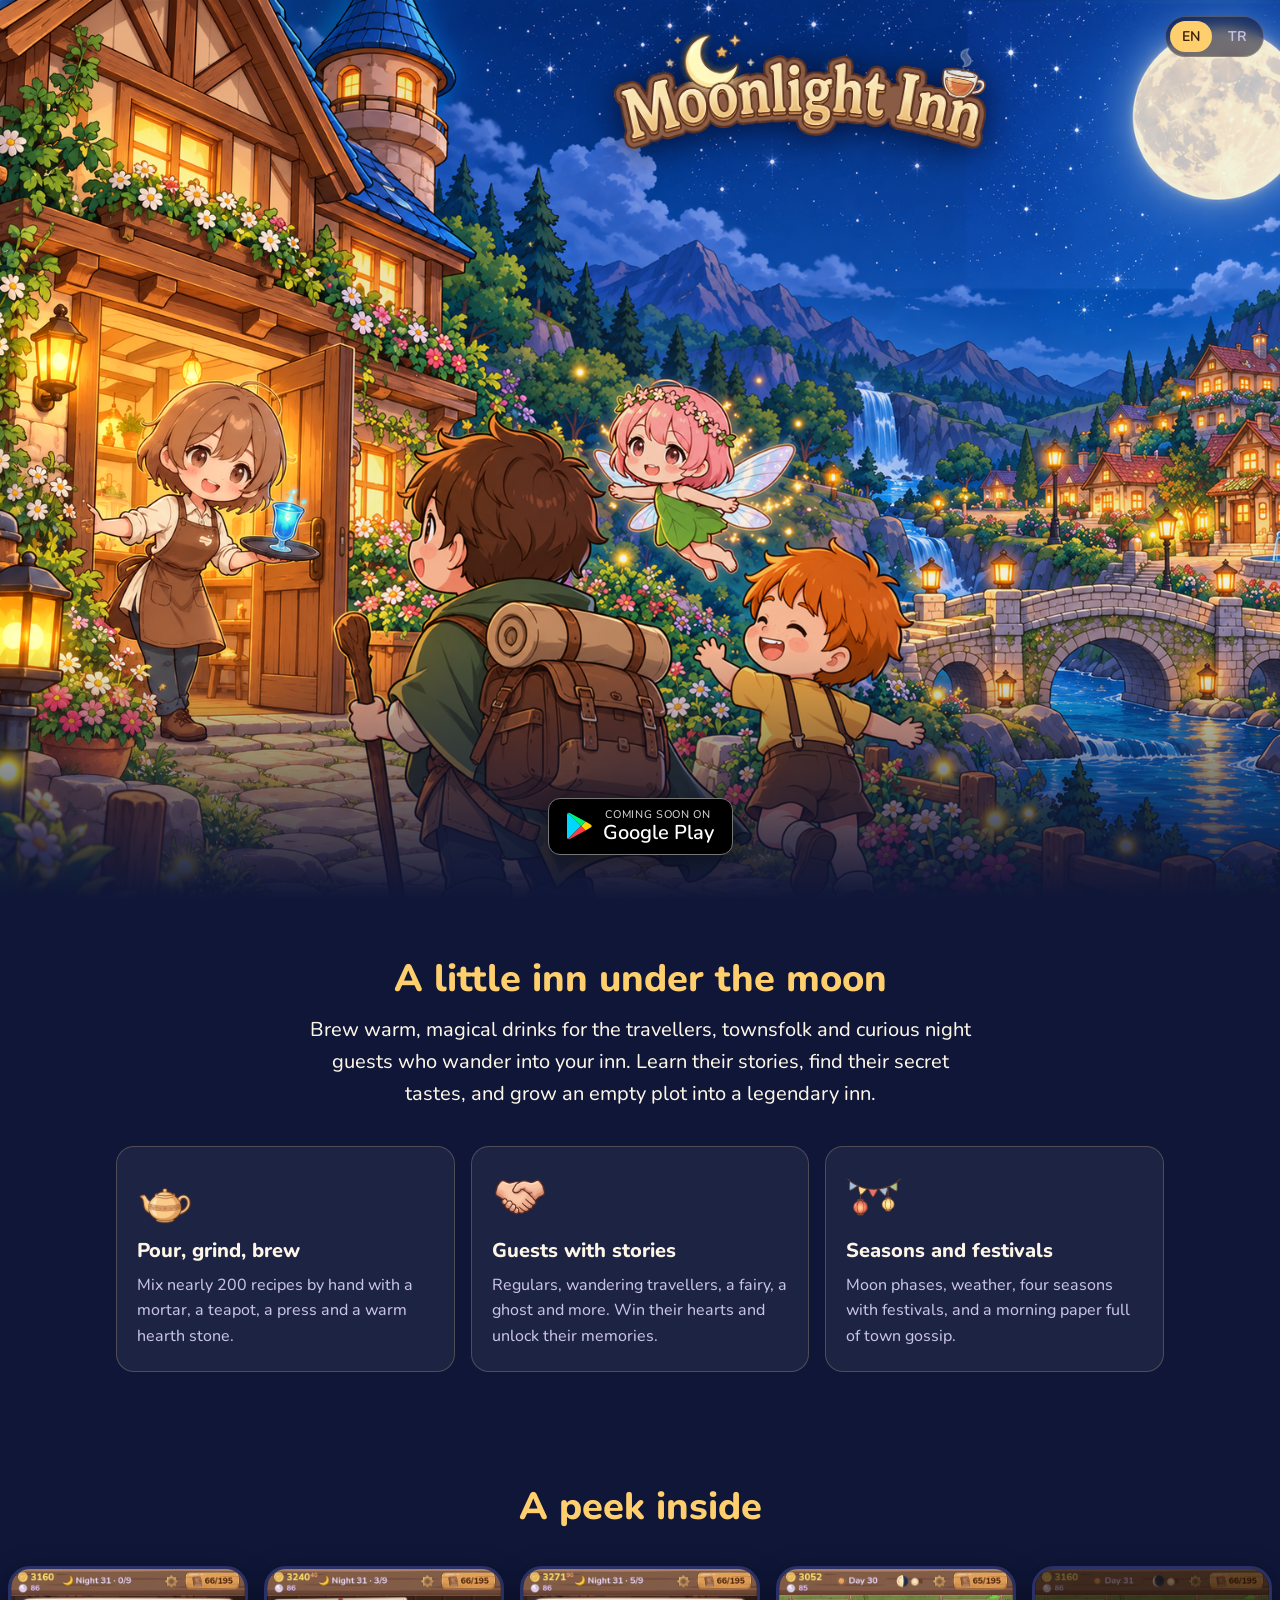
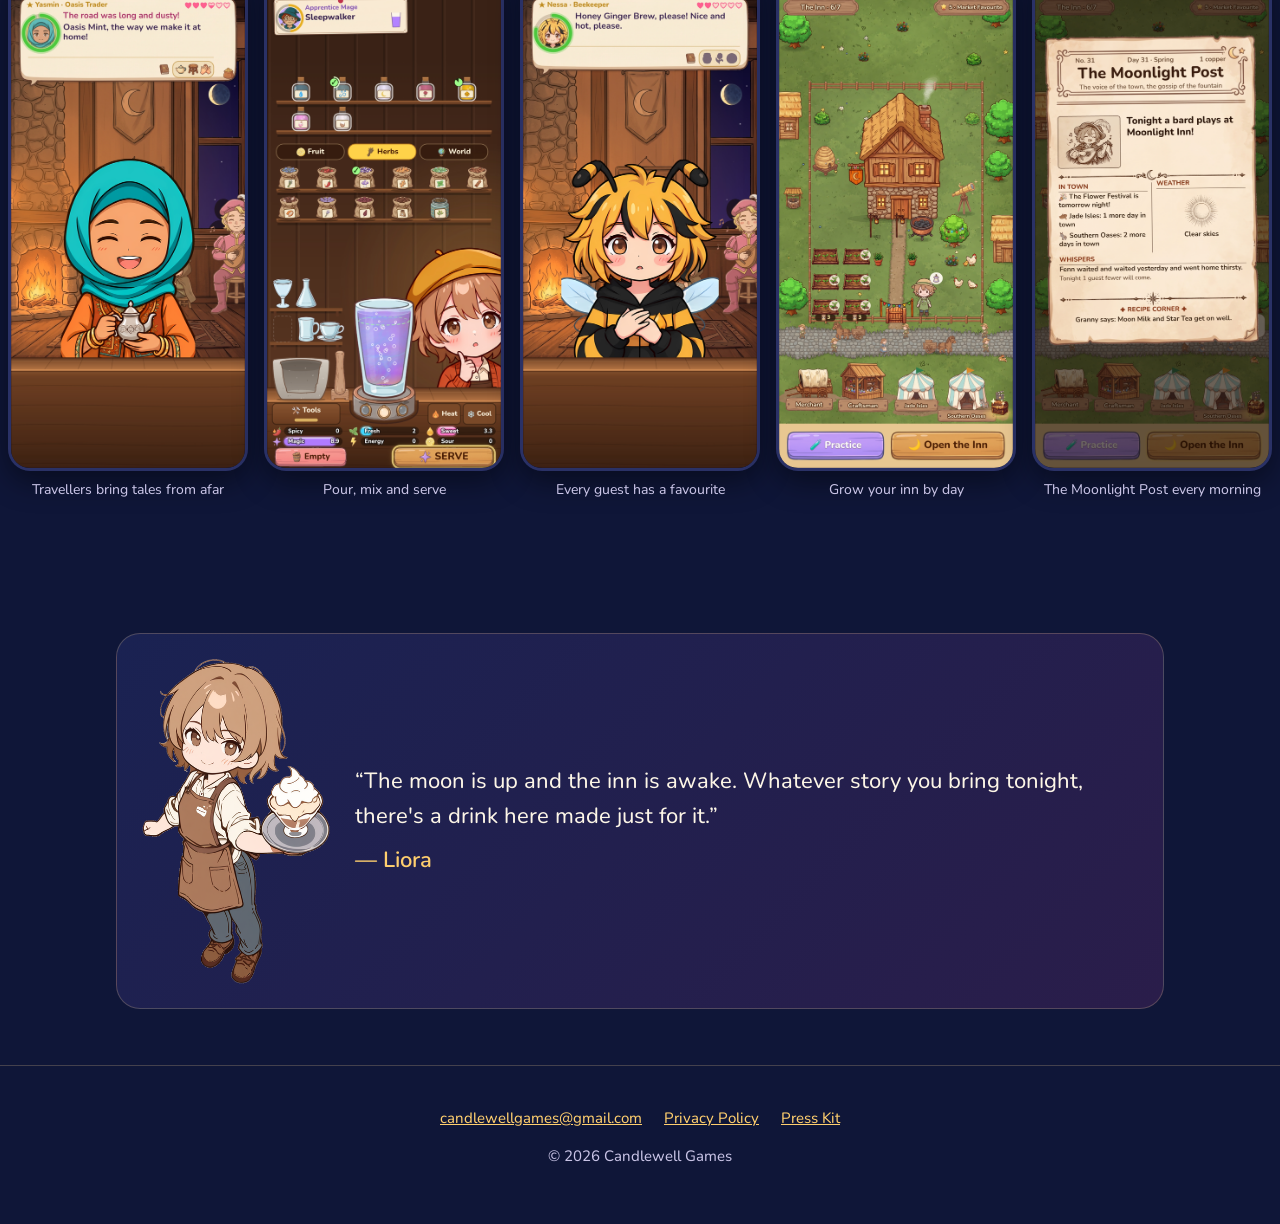
<file: index.html>
<!doctype html>
<html lang="en">
<head>
<meta charset="utf-8">
<meta name="viewport" content="width=device-width, initial-scale=1">
<title>Moonlight Inn – a cozy fantasy café game</title>
<meta name="description" content="Brew warm, magical drinks for travellers, townsfolk and curious night guests in your little inn under the moon. Coming soon to Google Play.">
<meta property="og:title" content="Moonlight Inn">
<meta property="og:description" content="A cozy fantasy café game by Candlewell Games. Coming soon to Google Play.">
<meta property="og:image" content="https://candlewellgames.com/img/share.png">
<meta property="og:url" content="https://candlewellgames.com/">
<meta name="twitter:card" content="summary_large_image">
<meta name="theme-color" content="#0f1638">
<link rel="icon" href="favicon.ico" sizes="any">
<link rel="icon" type="image/png" sizes="192x192" href="icon-192.png">
<link rel="apple-touch-icon" href="icon-180.png">
<link rel="stylesheet" href="fonts/fonts.css">
<style>
  :root { --night:#0f1638; --night2:#1a2252; --ink:#fdf6e7; --soft:#c9c4e6; --gold:#ffcf6e; --amber:#ff9f45; --card:rgba(255,255,255,.06); --line:rgba(255,220,150,.22); }
  * { box-sizing:border-box; }
  html { scroll-behavior:smooth; }
  body { margin:0; background:var(--night); color:var(--ink); font:450 17px/1.6 'Nunito',system-ui,sans-serif; overflow-x:hidden; }
  img { display:block; max-width:100%; height:auto; }
  a { color:var(--gold); }

  /* hero */
  .hero { position:relative; min-height:100svh; display:flex; flex-direction:column; justify-content:flex-start; overflow:hidden; }
  .hero picture, .hero picture img { position:absolute; inset:0; width:100%; height:100%; object-fit:cover; object-position:50% 50%; }
  .hero::after { content:""; position:absolute; inset:auto 0 0 0; height:28%; background:linear-gradient(to bottom,transparent,var(--night)); pointer-events:none; }
  .hero-top { position:relative; z-index:2; padding:clamp(16px,3vw,40px) clamp(16px,4vw,56px); max-width:min(37vw,720px); margin-left:auto; margin-right:19vw; padding-top:clamp(16px,2.5vw,40px); }
  .logo { width:100%; filter:drop-shadow(0 4px 18px rgba(0,0,20,.7)); }
  .lang { position:absolute; z-index:3; top:16px; right:16px; display:flex; gap:4px; background:rgba(10,14,40,.55); border:1px solid var(--line); border-radius:999px; padding:4px; backdrop-filter:blur(6px); }
  .lang button { font:650 14px 'Nunito',sans-serif; color:var(--soft); background:none; border:0; border-radius:999px; padding:6px 12px; cursor:pointer; }
  .lang button.on { background:var(--gold); color:#3a2208; }
  .hero-cta { position:absolute; z-index:2; left:0; right:0; bottom:clamp(24px,5vh,56px); text-align:center; padding:0 16px; }
  .badge { display:inline-flex; align-items:center; gap:10px; background:#000; color:#fff; border:1px solid #777; border-radius:12px; padding:10px 18px; text-decoration:none; box-shadow:0 6px 24px rgba(0,0,0,.5); }
  .badge svg { width:26px; height:28px; }
  .badge small { display:block; font-size:11px; letter-spacing:.06em; text-transform:uppercase; opacity:.85; line-height:1.1; }
  .badge b { display:block; font-size:20px; font-weight:600; line-height:1.15; }

  /* fireflies */
  .flies { position:absolute; inset:0; z-index:1; pointer-events:none; }
  .flies i { position:absolute; width:6px; height:6px; border-radius:50%; background:#fff6b0; box-shadow:0 0 10px 3px rgba(255,220,120,.75); opacity:0; animation:fly 9s ease-in-out infinite; }
  @keyframes fly { 0%{opacity:0;transform:translate(0,0)} 20%{opacity:.9} 50%{transform:translate(30px,-40px)} 80%{opacity:.8} 100%{opacity:0;transform:translate(-20px,-90px)} }
  @media (prefers-reduced-motion:reduce) { .flies { display:none; } html { scroll-behavior:auto; } }

  /* sections */
  section { max-width:1080px; margin:0 auto; padding:56px 16px; }
  h2 { font-weight:800; font-size:clamp(26px,4vw,38px); line-height:1.2; margin:0 0 12px; color:var(--gold); text-align:center; }
  .lead { text-align:center; max-width:680px; margin:0 auto; font-size:clamp(17px,2.2vw,20px); color:var(--ink); }
  .features { display:grid; grid-template-columns:repeat(auto-fit,minmax(230px,1fr)); gap:16px; margin-top:36px; }
  .feat { background:var(--card); border:1px solid var(--line); border-radius:18px; padding:22px 20px; }
  .feat .ic { width:56px; height:56px; object-fit:contain; }
  .feat h3 { margin:10px 0 6px; font-weight:800; font-size:20px; }
  .feat p { margin:0; color:var(--soft); font-size:16px; }

  .shots { display:flex; gap:16px; overflow-x:auto; scroll-snap-type:x mandatory; padding:8px 4px 20px; margin-top:28px; }
  .shots figure { flex:0 0 min(62vw,240px); margin:0; scroll-snap-align:center; }
  .shots img { border-radius:22px; border:3px solid #2a3166; box-shadow:0 10px 30px rgba(0,0,0,.45); }
  .shots figcaption { text-align:center; color:var(--soft); font-size:14px; margin-top:8px; }
  @media (min-width:1000px) { .shots { justify-content:center; overflow:visible; } }

  .liora { display:grid; grid-template-columns:auto 1fr; gap:24px; align-items:center; background:linear-gradient(135deg,var(--night2),#2a1d4a); border:1px solid var(--line); border-radius:24px; padding:24px; }
  .liora img { width:min(36vw,190px); }
  .liora blockquote { margin:0; font-size:clamp(18px,2.4vw,22px); }
  .liora cite { display:block; margin-top:8px; color:var(--gold); font-style:normal; font-weight:600; }

  footer { text-align:center; padding:40px 16px 56px; color:var(--soft); font-size:15px; border-top:1px solid var(--line); }
  footer nav { display:flex; flex-wrap:wrap; justify-content:center; gap:8px 22px; margin-bottom:14px; }

  @media (max-width:700px) {
    .hero-top { max-width:none; text-align:center; padding-top:56px; }
    .logo { width:min(88vw,420px); margin:0 auto; }
    .liora { grid-template-columns:1fr; text-align:center; }
    .liora img { margin:0 auto; }
  }
  html:not([lang="tr"]) [data-l="tr"], html[lang="tr"] [data-l="en"] { display:none !important; }
</style>
</head>
<body>

<header class="hero">
  <picture>
    <source media="(max-aspect-ratio: 4/5)" srcset="img/hero_phone.webp">
    <img src="img/hero.webp" alt="Liora welcomes a traveller, a child and a fairy to the glowing inn under a full moon" fetchpriority="high">
  </picture>
  <div class="flies" aria-hidden="true"></div>
  <div class="lang" role="group" aria-label="Language">
    <button type="button" data-set="en">EN</button><button type="button" data-set="tr">TR</button>
  </div>
  <div class="hero-top"><img class="logo" src="logo.png" alt="Moonlight Inn"></div>
  <div class="hero-cta">
    <span class="badge" aria-label="Coming soon on Google Play">
      <svg viewBox="0 0 26 28" aria-hidden="true"><path fill="#00d7fe" d="M1 1l13 13L1 27c-.6-.3-1-1-1-1.8V2.8C0 2 .4 1.3 1 1z"/><path fill="#ffce00" d="M18.5 9.6L14 14l4.5 4.4 5.1-2.9c1.5-.9 1.5-2.2 0-3z"/><path fill="#ff3a44" d="M14 14L1 27c.5.3 1.2.3 1.9-.1l15.6-8.5z"/><path fill="#00f076" d="M14 14L18.5 9.6 2.9 1.1C2.2.7 1.5.7 1 1z"/></svg>
      <span><small data-l="en">Coming soon on</small><small data-l="tr">Yakında</small><b>Google Play</b></span>
    </span>
  </div>
</header>

<main>
<section>
  <h2 data-l="en">A little inn under the moon</h2>
  <h2 data-l="tr">Ay ışığında küçük bir han</h2>
  <p class="lead" data-l="en">Brew warm, magical drinks for the travellers, townsfolk and curious night guests who wander into your inn. Learn their stories, find their secret tastes, and grow an empty plot into a legendary inn.</p>
  <p class="lead" data-l="tr">Hanına uğrayan yolculara, kasabalılara ve meraklı gece misafirlerine sıcacık, büyülü içecekler hazırla. Hikâyelerini dinle, gizli zevklerini bul, boş bir arsayı efsanevi bir hana dönüştür.</p>

  <div class="features">
    <div class="feat"><img class="ic" src="img/ui/tool_teapot.png" alt="">
      <h3 data-l="en">Pour, grind, brew</h3><h3 data-l="tr">Dök, döv, demle</h3>
      <p data-l="en">Mix nearly 200 recipes by hand with a mortar, a teapot, a press and a warm hearth stone.</p>
      <p data-l="tr">Havan, demlik, sıkacak ve ocak taşıyla 200'e yakın tarifi elinle hazırla.</p></div>
    <div class="feat"><img class="ic" src="img/ui/handshake.png" alt="">
      <h3 data-l="en">Guests with stories</h3><h3 data-l="tr">Hikâyeli misafirler</h3>
      <p data-l="en">Regulars, wandering travellers, a fairy, a ghost and more. Win their hearts and unlock their memories.</p>
      <p data-l="tr">Müdavimler, gezginler, bir peri, bir hayalet ve dahası. Kalplerini kazan, anılarını aç.</p></div>
    <div class="feat"><img class="ic" src="img/ui/festival.png" alt="">
      <h3 data-l="en">Seasons and festivals</h3><h3 data-l="tr">Mevsimler ve şenlikler</h3>
      <p data-l="en">Moon phases, weather, four seasons with festivals, and a morning paper full of town gossip.</p>
      <p data-l="tr">Ay evreleri, hava, şenlikli dört mevsim ve kasaba dedikodusuyla dolu bir sabah gazetesi.</p></div>
  </div>
</section>

<section id="shots" hidden>
  <h2 data-l="en">A peek inside</h2><h2 data-l="tr">İçeriden bir bakış</h2>
  <div class="shots"></div>
</section>

<section>
  <div class="liora">
    <img src="liora.png" alt="Liora">
    <blockquote>
      <span data-l="en">“The moon is up and the inn is awake. Whatever story you bring tonight, there's a drink here made just for it.”</span>
      <span data-l="tr">“Ay doğdu, han uyandı. Bu gece hangi hikâyeyle gelirsen gel, burada sana göre bir içecek mutlaka var.”</span>
      <cite>— Liora</cite>
    </blockquote>
  </div>
</section>
</main>

<footer>
  <nav>
    <a href="mailto:candlewellgames@gmail.com">candlewellgames@gmail.com</a>
    <a href="privacy/"><span data-l="en">Privacy Policy</span><span data-l="tr">Gizlilik Politikası</span></a>
    <a href="press/"><span data-l="en">Press Kit</span><span data-l="tr">Basın Kiti</span></a>
  </nav>
  © 2026 Candlewell Games
</footer>

<script>
  // screenshots (shown only when files exist in the list)
  var SHOTS = [['shot_yasmin.webp','Travellers bring tales from afar','Gezginler uzaklardan hikâye getirir'],['shot_counter.webp','Pour, mix and serve','Dök, karıştır, servis et'],['shot_nessa.webp','Every guest has a favourite','Her misafirin bir sevdiği var'],['shot_map.webp','Grow your inn by day','Gündüz hanını büyüt'],['shot_paper.webp','The Moonlight Post every morning','Her sabah Ay Işığı Postası']];
  if (SHOTS.length) {
    var box = document.querySelector('.shots');
    SHOTS.forEach(function (s) {
      var f = document.createElement('figure');
      f.innerHTML = '<img loading="lazy" src="img/' + s[0] + '" alt="' + s[1] + '"><figcaption data-l="en">' + s[1] + '</figcaption><figcaption data-l="tr">' + s[2] + '</figcaption>';
      box.appendChild(f);
    });
    document.getElementById('shots').hidden = false;
  }
  // fireflies
  var flies = document.querySelector('.flies');
  for (var i = 0; i < 18; i++) {
    var f = document.createElement('i');
    f.style.left = (Math.random() * 100) + '%';
    f.style.top = (35 + Math.random() * 60) + '%';
    f.style.animationDelay = (Math.random() * 9) + 's';
    f.style.animationDuration = (7 + Math.random() * 6) + 's';
    flies.appendChild(f);
  }
  // language
  function setLang(l) {
    document.documentElement.lang = l;
    document.querySelectorAll('.lang button').forEach(function (b) { b.classList.toggle('on', b.dataset.set === l); });
    try { localStorage.setItem('lang', l); } catch (e) {}
  }
  var saved; try { saved = localStorage.getItem('lang'); } catch (e) {}
  setLang(saved || ((navigator.language || '').toLowerCase().indexOf('tr') === 0 ? 'tr' : 'en'));
  document.querySelectorAll('.lang button').forEach(function (b) { b.onclick = function () { setLang(b.dataset.set); }; });
</script>
</body>
</html>
</file>
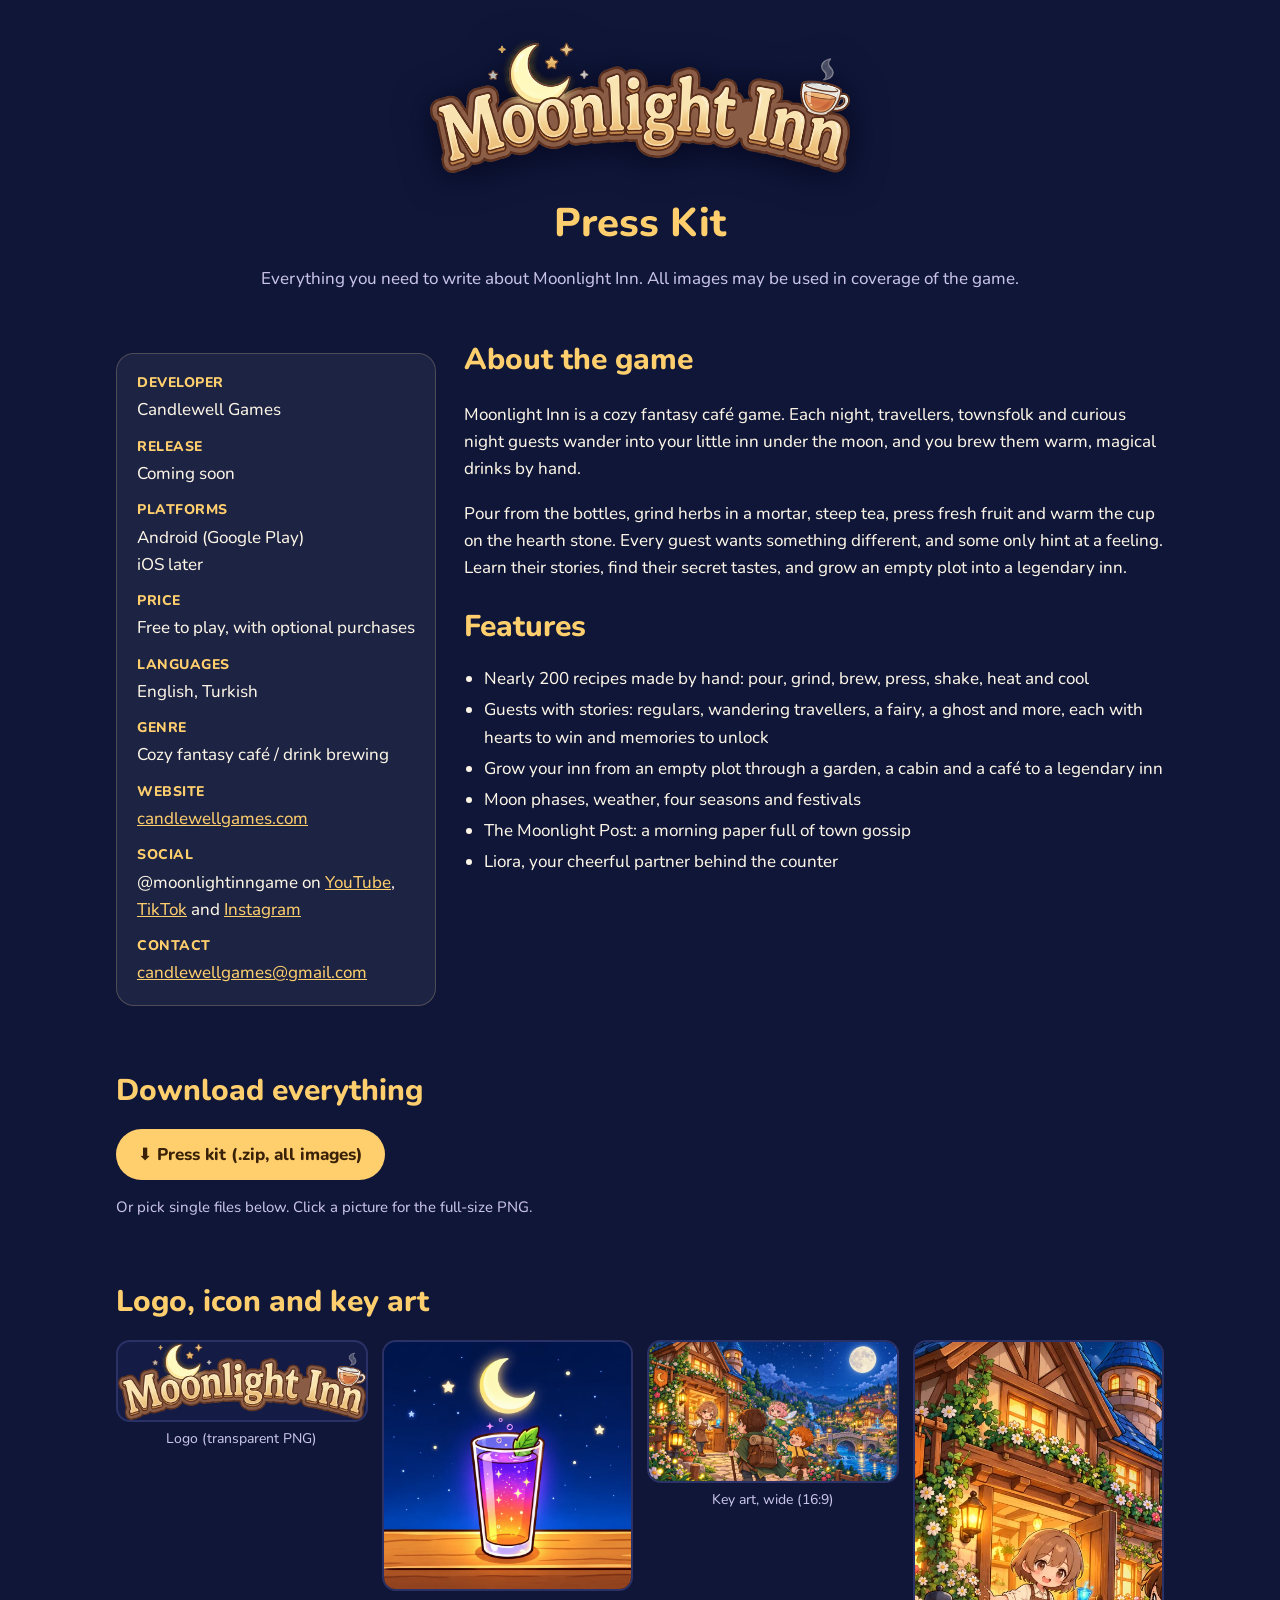
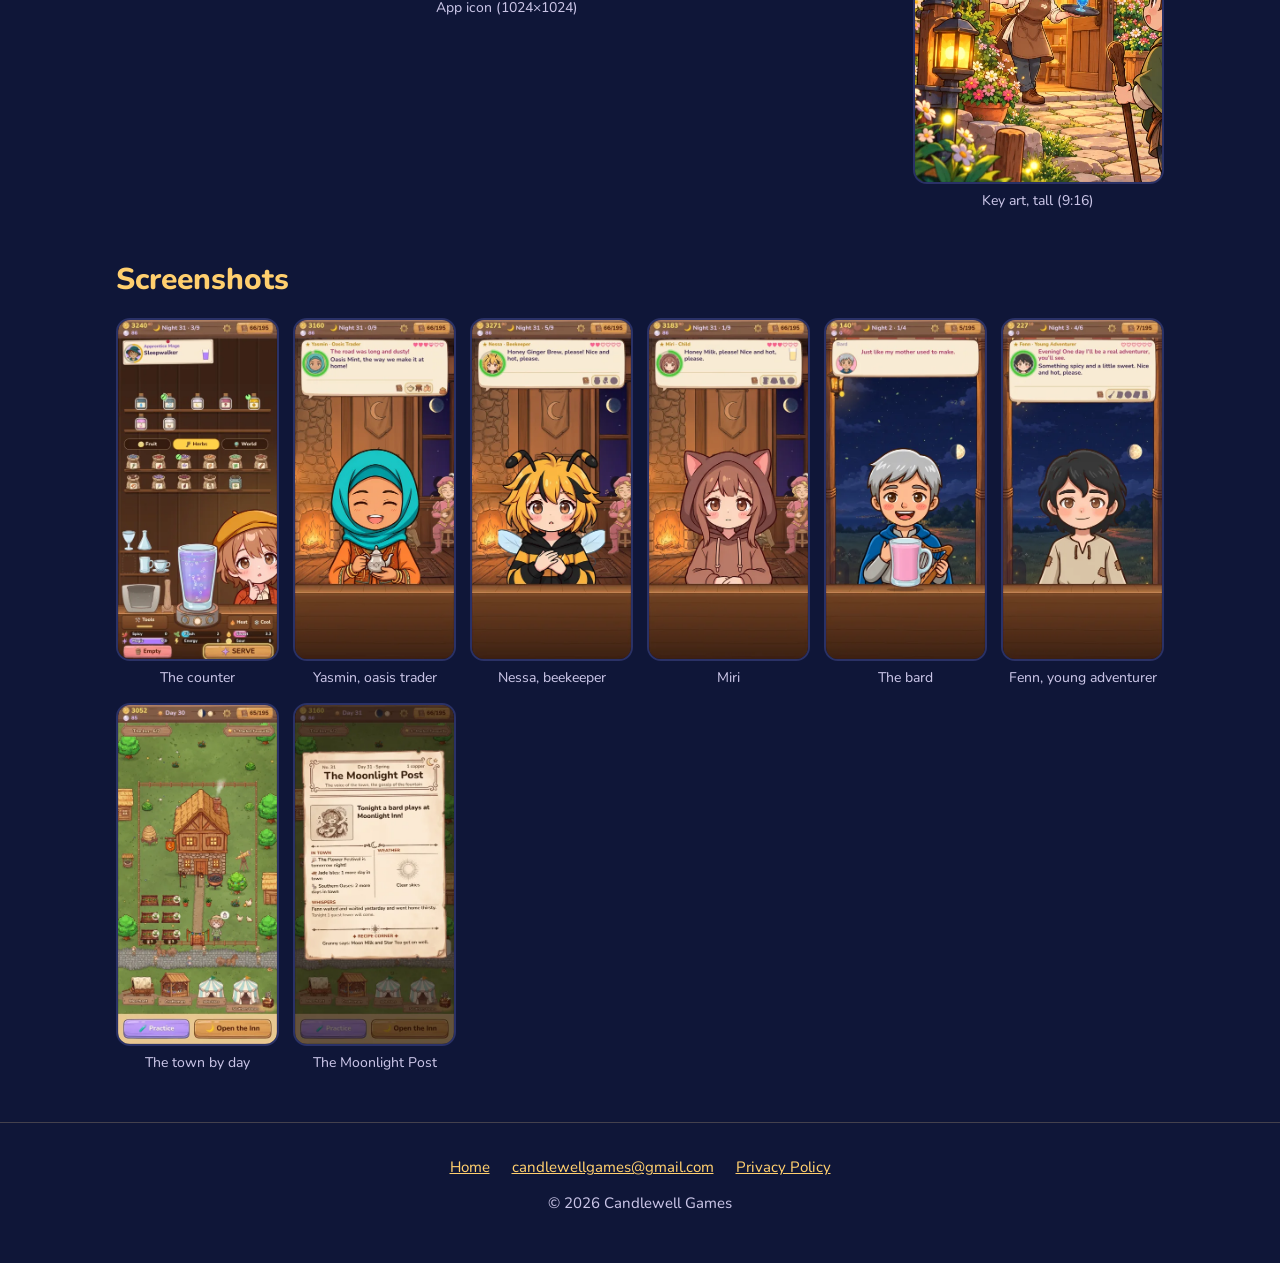
<file: press/index.html>
<!doctype html>
<html lang="en">
<head>
<meta charset="utf-8">
<meta name="viewport" content="width=device-width, initial-scale=1">
<title>Moonlight Inn – Press Kit</title>
<meta name="description" content="Press kit for Moonlight Inn, a cozy fantasy café game by Candlewell Games: fact sheet, description, logo, key art and screenshots.">
<meta property="og:title" content="Moonlight Inn – Press Kit">
<meta property="og:image" content="https://candlewellgames.com/img/share.png">
<meta name="theme-color" content="#0f1638">
<link rel="icon" href="../favicon.ico" sizes="any">
<link rel="icon" type="image/png" sizes="192x192" href="../icon-192.png">
<link rel="apple-touch-icon" href="../icon-180.png">
<link rel="stylesheet" href="../fonts/fonts.css">
<style>
  :root { --night:#0f1638; --night2:#1a2252; --ink:#fdf6e7; --soft:#c9c4e6; --gold:#ffcf6e; --card:rgba(255,255,255,.06); --line:rgba(255,220,150,.22); }
  * { box-sizing:border-box; }
  body { margin:0; background:var(--night); color:var(--ink); font:450 17px/1.6 'Nunito',system-ui,sans-serif; overflow-x:hidden; }
  img { display:block; max-width:100%; height:auto; }
  a { color:var(--gold); }
  header { text-align:center; padding:40px 16px 8px; }
  header .logo { width:min(80vw,420px); margin:0 auto; filter:drop-shadow(0 4px 18px rgba(0,0,20,.7)); }
  header p { color:var(--soft); margin:10px 0 0; }
  main { max-width:1080px; margin:0 auto; padding:0 16px 40px; }
  section { padding:36px 0 8px; }
  h1 { font-weight:800; font-size:clamp(28px,4.4vw,40px); color:var(--gold); text-align:center; margin:18px 0 0; }
  h2 { font-weight:800; font-size:clamp(22px,3.2vw,30px); color:var(--gold); margin:0 0 14px; }
  .cols { display:grid; grid-template-columns:minmax(0,320px) minmax(0,1fr); gap:28px; align-items:start; }
  .facts { background:var(--card); border:1px solid var(--line); border-radius:18px; padding:18px 20px; }
  .facts dt { font-weight:800; color:var(--gold); font-size:14px; letter-spacing:.04em; text-transform:uppercase; margin-top:12px; }
  .facts dt:first-child { margin-top:0; }
  .facts dd { margin:2px 0 0; }
  ul { padding-left:20px; margin:8px 0 0; }
  li { margin:4px 0; }
  .btn { display:inline-flex; align-items:center; gap:8px; background:var(--gold); color:#3a2208; font-weight:800; text-decoration:none; border-radius:999px; padding:12px 22px; }
  .grid { display:grid; grid-template-columns:repeat(auto-fill,minmax(150px,1fr)); gap:14px; }
  .grid.wide { grid-template-columns:repeat(auto-fill,minmax(240px,1fr)); }
  .grid a { display:block; text-decoration:none; color:var(--soft); font-size:14px; text-align:center; }
  .grid img { border-radius:14px; border:2px solid #2a3166; background:#141b45; margin-bottom:6px; width:100%; }
  .grid.wide img { aspect-ratio:auto; }
  .note { color:var(--soft); font-size:15px; }
  footer { text-align:center; padding:32px 16px 48px; color:var(--soft); font-size:15px; border-top:1px solid var(--line); }
  footer nav { display:flex; flex-wrap:wrap; justify-content:center; gap:8px 22px; margin-bottom:12px; }
  @media (max-width:760px) { .cols { grid-template-columns:1fr; } }
</style>
</head>
<body>
<header>
  <a href="../"><img class="logo" src="../logo.png" alt="Moonlight Inn"></a>
  <h1>Press Kit</h1>
  <p>Everything you need to write about Moonlight Inn. All images may be used in coverage of the game.</p>
</header>

<main>
<section class="cols">
  <dl class="facts">
    <dt>Developer</dt><dd>Candlewell Games</dd>
    <dt>Release</dt><dd>Coming soon</dd>
    <dt>Platforms</dt><dd>Android (Google Play)<br>iOS later</dd>
    <dt>Price</dt><dd>Free to play, with optional purchases</dd>
    <dt>Languages</dt><dd>English, Turkish</dd>
    <dt>Genre</dt><dd>Cozy fantasy café / drink brewing</dd>
    <dt>Website</dt><dd><a href="https://candlewellgames.com">candlewellgames.com</a></dd>
    <dt>Social</dt><dd>@moonlightinngame on <a href="https://www.youtube.com/@moonlightinngame">YouTube</a>, <a href="https://www.tiktok.com/@moonlightinngame">TikTok</a> and <a href="https://www.instagram.com/moonlightinngame">Instagram</a></dd>
    <dt>Contact</dt><dd><a href="mailto:candlewellgames@gmail.com">candlewellgames@gmail.com</a></dd>
  </dl>
  <div>
    <h2>About the game</h2>
    <p>Moonlight Inn is a cozy fantasy café game. Each night, travellers, townsfolk and curious night guests wander into your little inn under the moon, and you brew them warm, magical drinks by hand.</p>
    <p>Pour from the bottles, grind herbs in a mortar, steep tea, press fresh fruit and warm the cup on the hearth stone. Every guest wants something different, and some only hint at a feeling. Learn their stories, find their secret tastes, and grow an empty plot into a legendary inn.</p>
    <h2 style="margin-top:22px">Features</h2>
    <ul>
      <li>Nearly 200 recipes made by hand: pour, grind, brew, press, shake, heat and cool</li>
      <li>Guests with stories: regulars, wandering travellers, a fairy, a ghost and more, each with hearts to win and memories to unlock</li>
      <li>Grow your inn from an empty plot through a garden, a cabin and a café to a legendary inn</li>
      <li>Moon phases, weather, four seasons and festivals</li>
      <li>The Moonlight Post: a morning paper full of town gossip</li>
      <li>Liora, your cheerful partner behind the counter</li>
    </ul>
  </div>
</section>

<section>
  <h2>Download everything</h2>
  <a class="btn" href="files/moonlight-inn_presskit.zip" download>⬇ Press kit (.zip, all images)</a>
  <p class="note">Or pick single files below. Click a picture for the full-size PNG.</p>
</section>

<section>
  <h2>Logo, icon and key art</h2>
  <div class="grid wide">
    <a href="files/moonlight-inn_logo.png" download><img src="thumb/logo.webp" alt="Moonlight Inn logo" loading="lazy">Logo (transparent PNG)</a>
    <a href="files/moonlight-inn_icon_1024.png" download><img src="thumb/icon_1024.webp" alt="App icon" loading="lazy">App icon (1024×1024)</a>
    <a href="files/moonlight-inn_keyart_16x9.png" download><img src="thumb/keyart_16x9.webp" alt="Key art, wide" loading="lazy">Key art, wide (16:9)</a>
    <a href="files/moonlight-inn_keyart_9x16.png" download><img src="thumb/keyart_9x16.webp" alt="Key art, tall" loading="lazy">Key art, tall (9:16)</a>
  </div>
</section>

<section>
  <h2>Screenshots</h2>
  <div class="grid">
    <a href="files/moonlight-inn_screenshot_counter.png" download><img src="thumb/counter.webp" alt="Brewing at the counter" loading="lazy">The counter</a>
    <a href="files/moonlight-inn_screenshot_yasmin.png" download><img src="thumb/yasmin.webp" alt="Yasmin, an oasis trader" loading="lazy">Yasmin, oasis trader</a>
    <a href="files/moonlight-inn_screenshot_nessa.png" download><img src="thumb/nessa.webp" alt="Nessa, a beekeeper" loading="lazy">Nessa, beekeeper</a>
    <a href="files/moonlight-inn_screenshot_miri.png" download><img src="thumb/miri.webp" alt="Miri" loading="lazy">Miri</a>
    <a href="files/moonlight-inn_screenshot_bard.png" download><img src="thumb/bard.webp" alt="The bard" loading="lazy">The bard</a>
    <a href="files/moonlight-inn_screenshot_fenn.png" download><img src="thumb/fenn.webp" alt="Fenn, a young adventurer" loading="lazy">Fenn, young adventurer</a>
    <a href="files/moonlight-inn_screenshot_map.png" download><img src="thumb/map.webp" alt="The day map" loading="lazy">The town by day</a>
    <a href="files/moonlight-inn_screenshot_paper.png" download><img src="thumb/paper.webp" alt="The Moonlight Post" loading="lazy">The Moonlight Post</a>
  </div>
</section>
</main>

<footer>
  <nav>
    <a href="../">Home</a>
    <a href="mailto:candlewellgames@gmail.com">candlewellgames@gmail.com</a>
    <a href="../privacy/">Privacy Policy</a>
  </nav>
  © 2026 Candlewell Games
</footer>
</body>
</html>
</file>
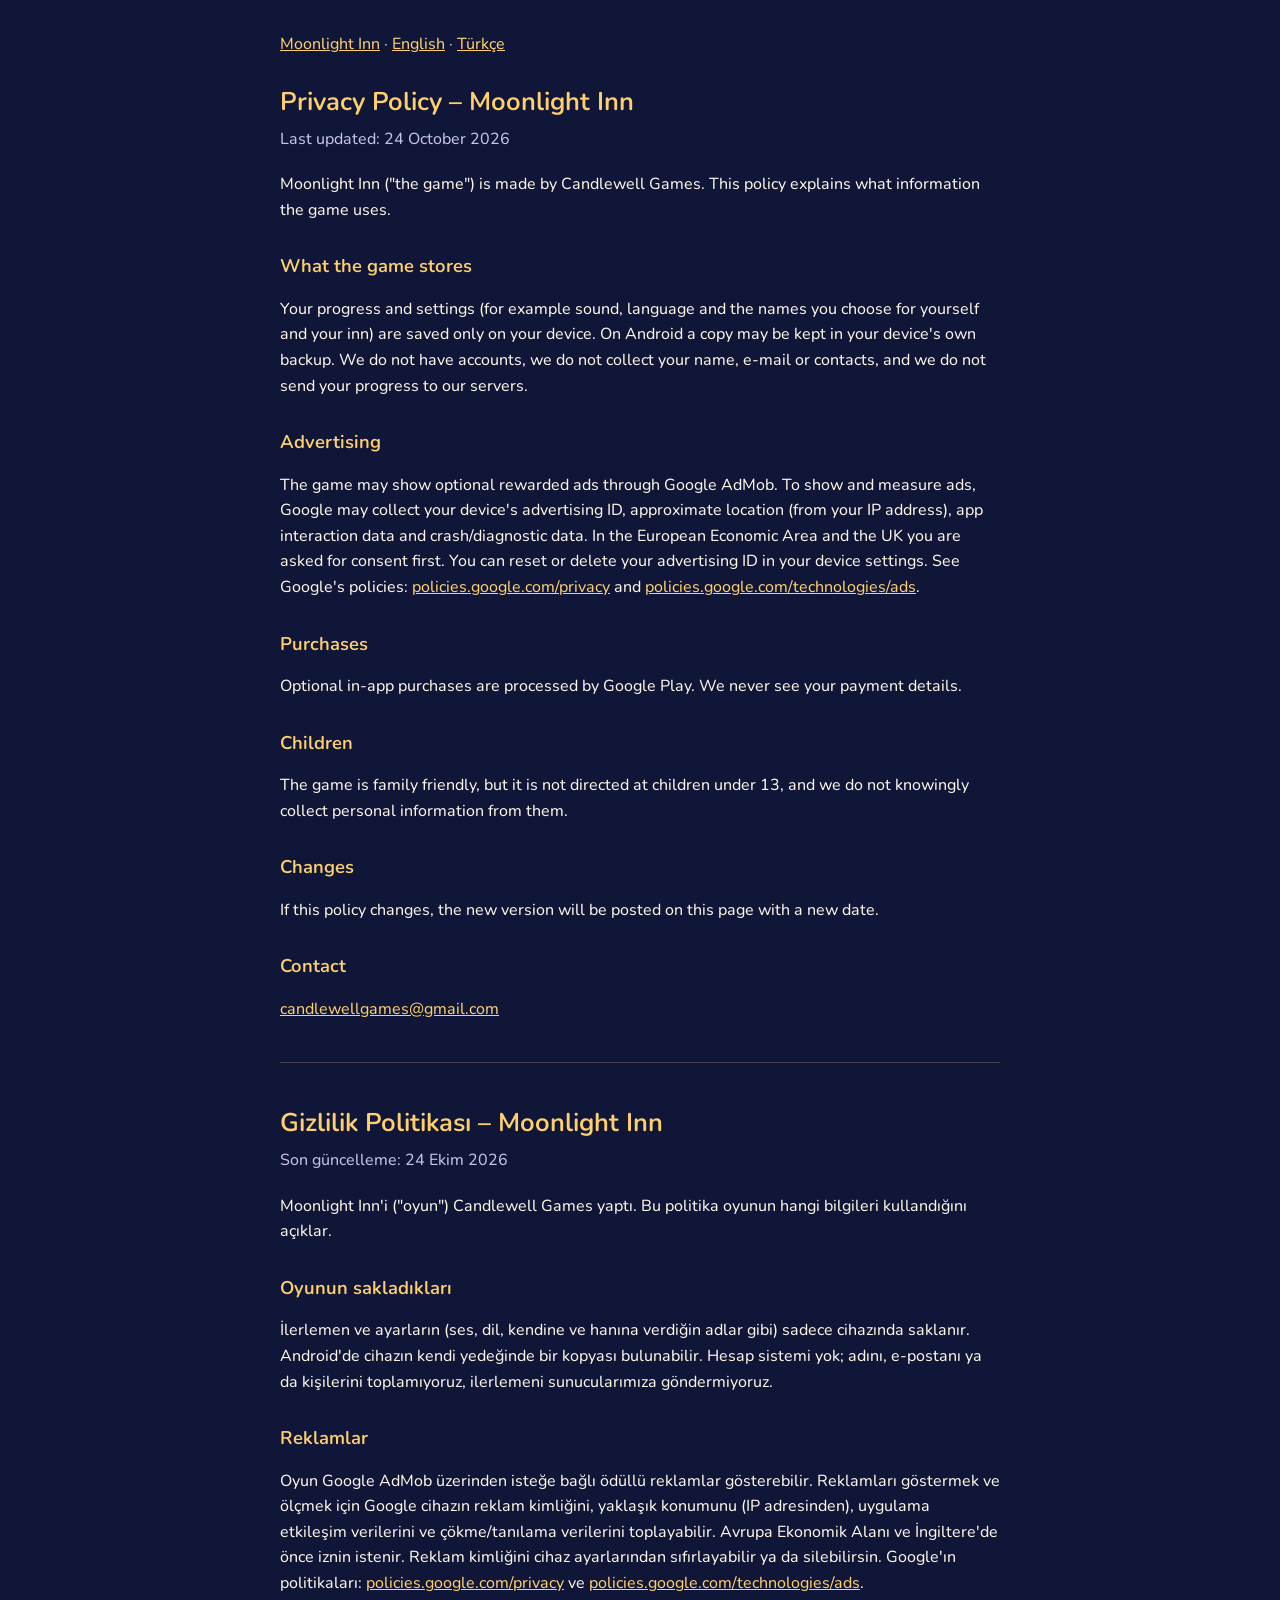
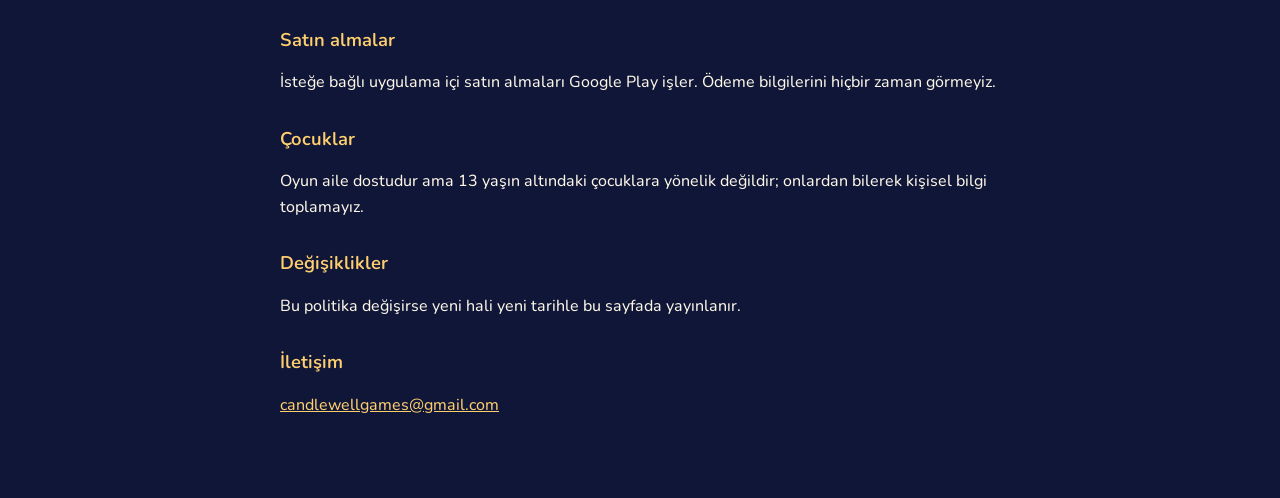
<file: privacy/index.html>
<!doctype html>
<html lang="en">
<head>
<meta charset="utf-8">
<meta name="viewport" content="width=device-width, initial-scale=1">
<title>Moonlight Inn – Privacy Policy</title>
<link rel="stylesheet" href="../fonts/fonts.css">
<link rel="icon" href="../favicon.ico" sizes="any">
<link rel="icon" type="image/png" sizes="192x192" href="../icon-192.png">
<link rel="apple-touch-icon" href="../icon-180.png">
<style>
  :root { --bg: #0f1638; --ink: #fdf6e7; --soft: #c9c4e6; --line: rgba(255,220,150,.22); }
  body { margin: 0; background: var(--bg); color: var(--ink); font: 450 16px/1.6 'Nunito', system-ui, sans-serif; }
  main { max-width: 720px; margin: 0 auto; padding: 32px 16px 64px; }
  h1 { font-size: 1.6rem; margin: 0 0 4px; } h2 { font-size: 1.15rem; margin: 28px 0 6px; }
  .date { color: var(--soft); margin: 0 0 20px; } hr { border: 0; border-top: 1px solid var(--line); margin: 40px 0; }
  a { color: #ffcf6e; } h1, h2 { color: #ffcf6e; font-weight: 650; } nav { margin-bottom: 24px; color: var(--soft); }
</style>
</head>
<body>
<main>
<nav><a href="/">Moonlight Inn</a> · <a href="#en">English</a> · <a href="#tr">Türkçe</a></nav>

<section id="en" lang="en">
<h1>Privacy Policy – Moonlight Inn</h1>
<p class="date">Last updated: 24 October 2026</p>
<p>Moonlight Inn ("the game") is made by Candlewell Games. This policy explains what information the game uses.</p>
<h2>What the game stores</h2>
<p>Your progress and settings (for example sound, language and the names you choose for yourself and your inn) are saved only on your device. On Android a copy may be kept in your device's own backup. We do not have accounts, we do not collect your name, e-mail or contacts, and we do not send your progress to our servers.</p>
<h2>Advertising</h2>
<p>The game may show optional rewarded ads through Google AdMob. To show and measure ads, Google may collect your device's advertising ID, approximate location (from your IP address), app interaction data and crash/diagnostic data. In the European Economic Area and the UK you are asked for consent first. You can reset or delete your advertising ID in your device settings. See Google's policies: <a href="https://policies.google.com/privacy">policies.google.com/privacy</a> and <a href="https://policies.google.com/technologies/ads">policies.google.com/technologies/ads</a>.</p>
<h2>Purchases</h2>
<p>Optional in-app purchases are processed by Google Play. We never see your payment details.</p>
<h2>Children</h2>
<p>The game is family friendly, but it is not directed at children under 13, and we do not knowingly collect personal information from them.</p>
<h2>Changes</h2>
<p>If this policy changes, the new version will be posted on this page with a new date.</p>
<h2>Contact</h2>
<p><a href="mailto:candlewellgames@gmail.com">candlewellgames@gmail.com</a></p>
</section>

<hr>

<section id="tr" lang="tr">
<h1>Gizlilik Politikası – Moonlight Inn</h1>
<p class="date">Son güncelleme: 24 Ekim 2026</p>
<p>Moonlight Inn'i ("oyun") Candlewell Games yaptı. Bu politika oyunun hangi bilgileri kullandığını açıklar.</p>
<h2>Oyunun sakladıkları</h2>
<p>İlerlemen ve ayarların (ses, dil, kendine ve hanına verdiğin adlar gibi) sadece cihazında saklanır. Android'de cihazın kendi yedeğinde bir kopyası bulunabilir. Hesap sistemi yok; adını, e-postanı ya da kişilerini toplamıyoruz, ilerlemeni sunucularımıza göndermiyoruz.</p>
<h2>Reklamlar</h2>
<p>Oyun Google AdMob üzerinden isteğe bağlı ödüllü reklamlar gösterebilir. Reklamları göstermek ve ölçmek için Google cihazın reklam kimliğini, yaklaşık konumunu (IP adresinden), uygulama etkileşim verilerini ve çökme/tanılama verilerini toplayabilir. Avrupa Ekonomik Alanı ve İngiltere'de önce iznin istenir. Reklam kimliğini cihaz ayarlarından sıfırlayabilir ya da silebilirsin. Google'ın politikaları: <a href="https://policies.google.com/privacy">policies.google.com/privacy</a> ve <a href="https://policies.google.com/technologies/ads">policies.google.com/technologies/ads</a>.</p>
<h2>Satın almalar</h2>
<p>İsteğe bağlı uygulama içi satın almaları Google Play işler. Ödeme bilgilerini hiçbir zaman görmeyiz.</p>
<h2>Çocuklar</h2>
<p>Oyun aile dostudur ama 13 yaşın altındaki çocuklara yönelik değildir; onlardan bilerek kişisel bilgi toplamayız.</p>
<h2>Değişiklikler</h2>
<p>Bu politika değişirse yeni hali yeni tarihle bu sayfada yayınlanır.</p>
<h2>İletişim</h2>
<p><a href="mailto:candlewellgames@gmail.com">candlewellgames@gmail.com</a></p>
</section>
</main>
</body>
</html>
</file>
<file: fonts/fonts.css>
/* Nunito (SIL OFL 1.1) */
@font-face {
  font-family: 'Nunito';
  font-style: normal;
  font-weight: 400 800;
  font-display: swap;
  src: url(nunito-latin-ext.woff2) format('woff2');
  unicode-range: U+0100-02BA, U+02BD-02C5, U+02C7-02CC, U+02CE-02D7, U+02DD-02FF, U+0304, U+0308, U+0329, U+1D00-1DBF, U+1E00-1E9F, U+1EF2-1EFF, U+2020, U+20A0-20AB, U+20AD-20C4, U+2113, U+2C60-2C7F, U+A720-A7FF;
}
/* Nunito (SIL OFL 1.1) */
@font-face {
  font-family: 'Nunito';
  font-style: normal;
  font-weight: 400 800;
  font-display: swap;
  src: url(nunito-latin.woff2) format('woff2');
  unicode-range: U+0000-00FF, U+0131, U+0152-0153, U+02BB-02BC, U+02C6, U+02DA, U+02DC, U+0304, U+0308, U+0329, U+2000-206F, U+20AC, U+2122, U+2191, U+2193, U+2212, U+2215, U+FEFF, U+FFFD;
}
</file>
